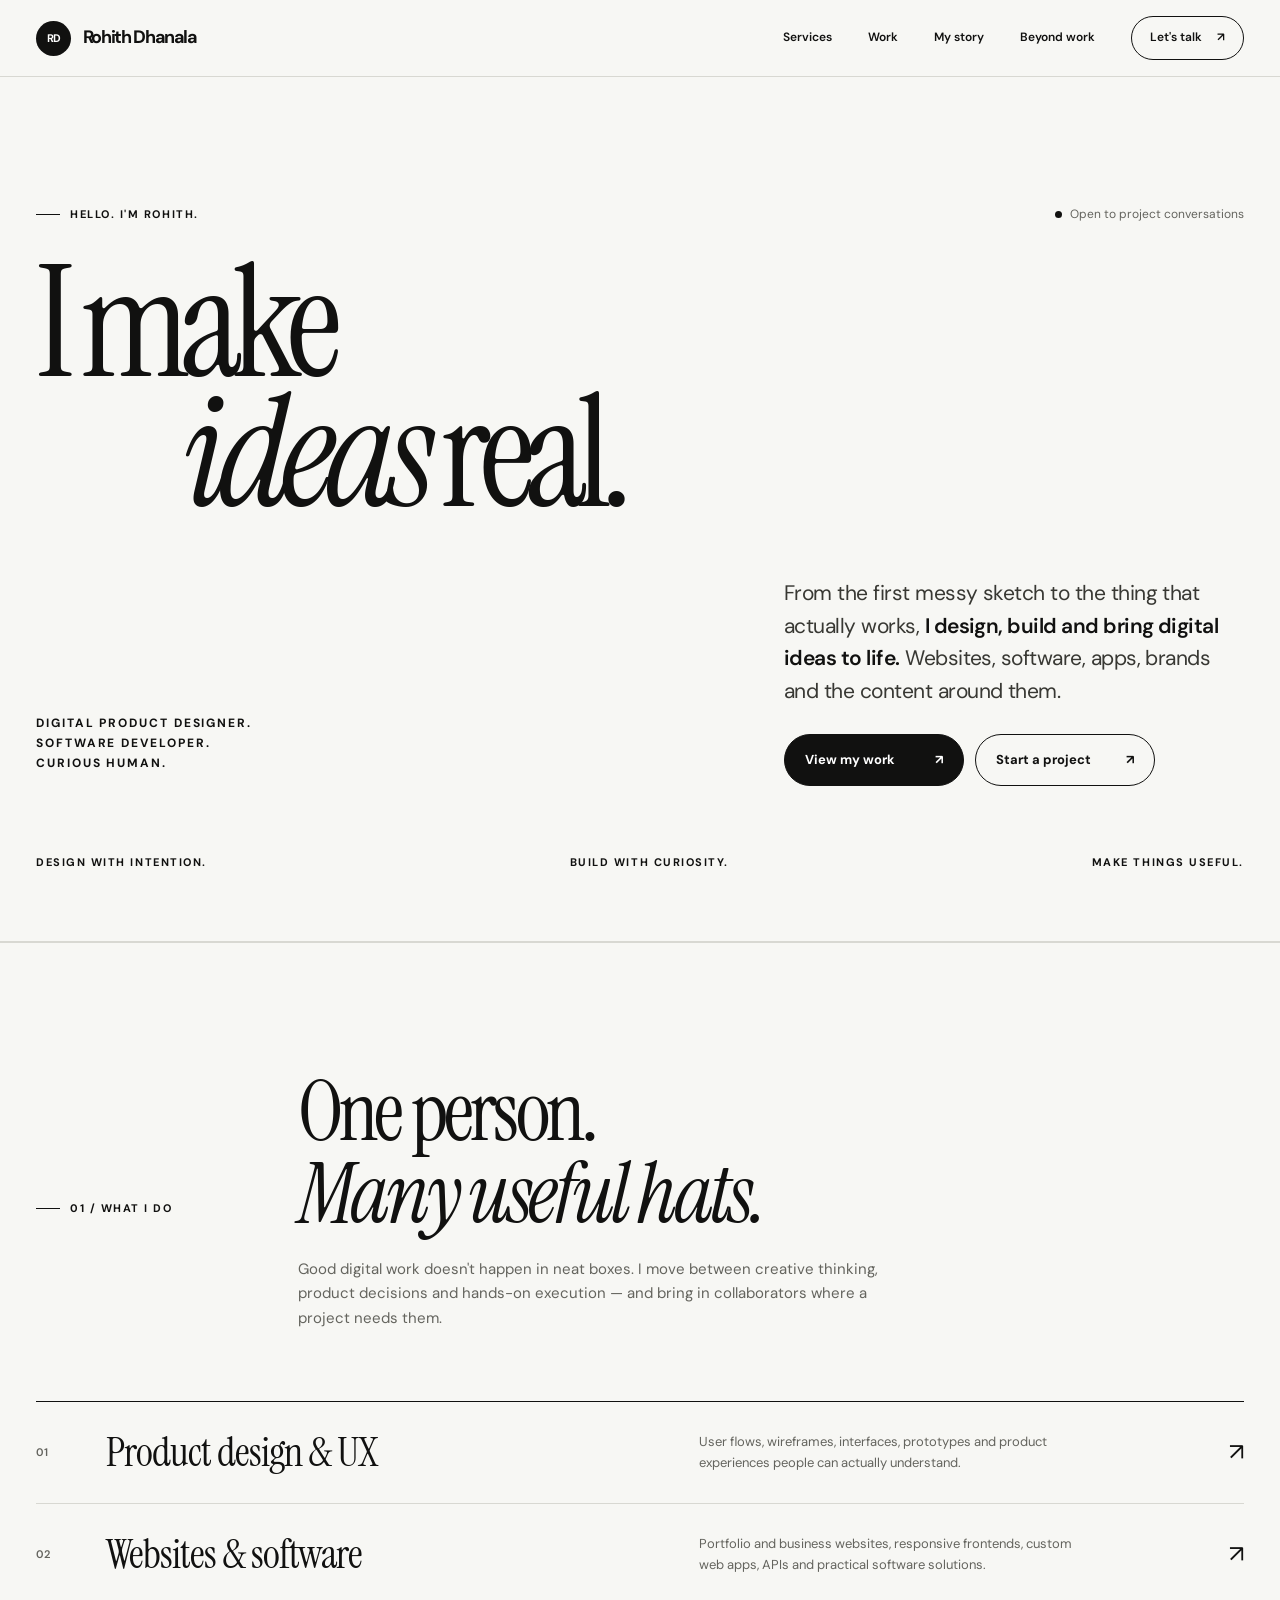
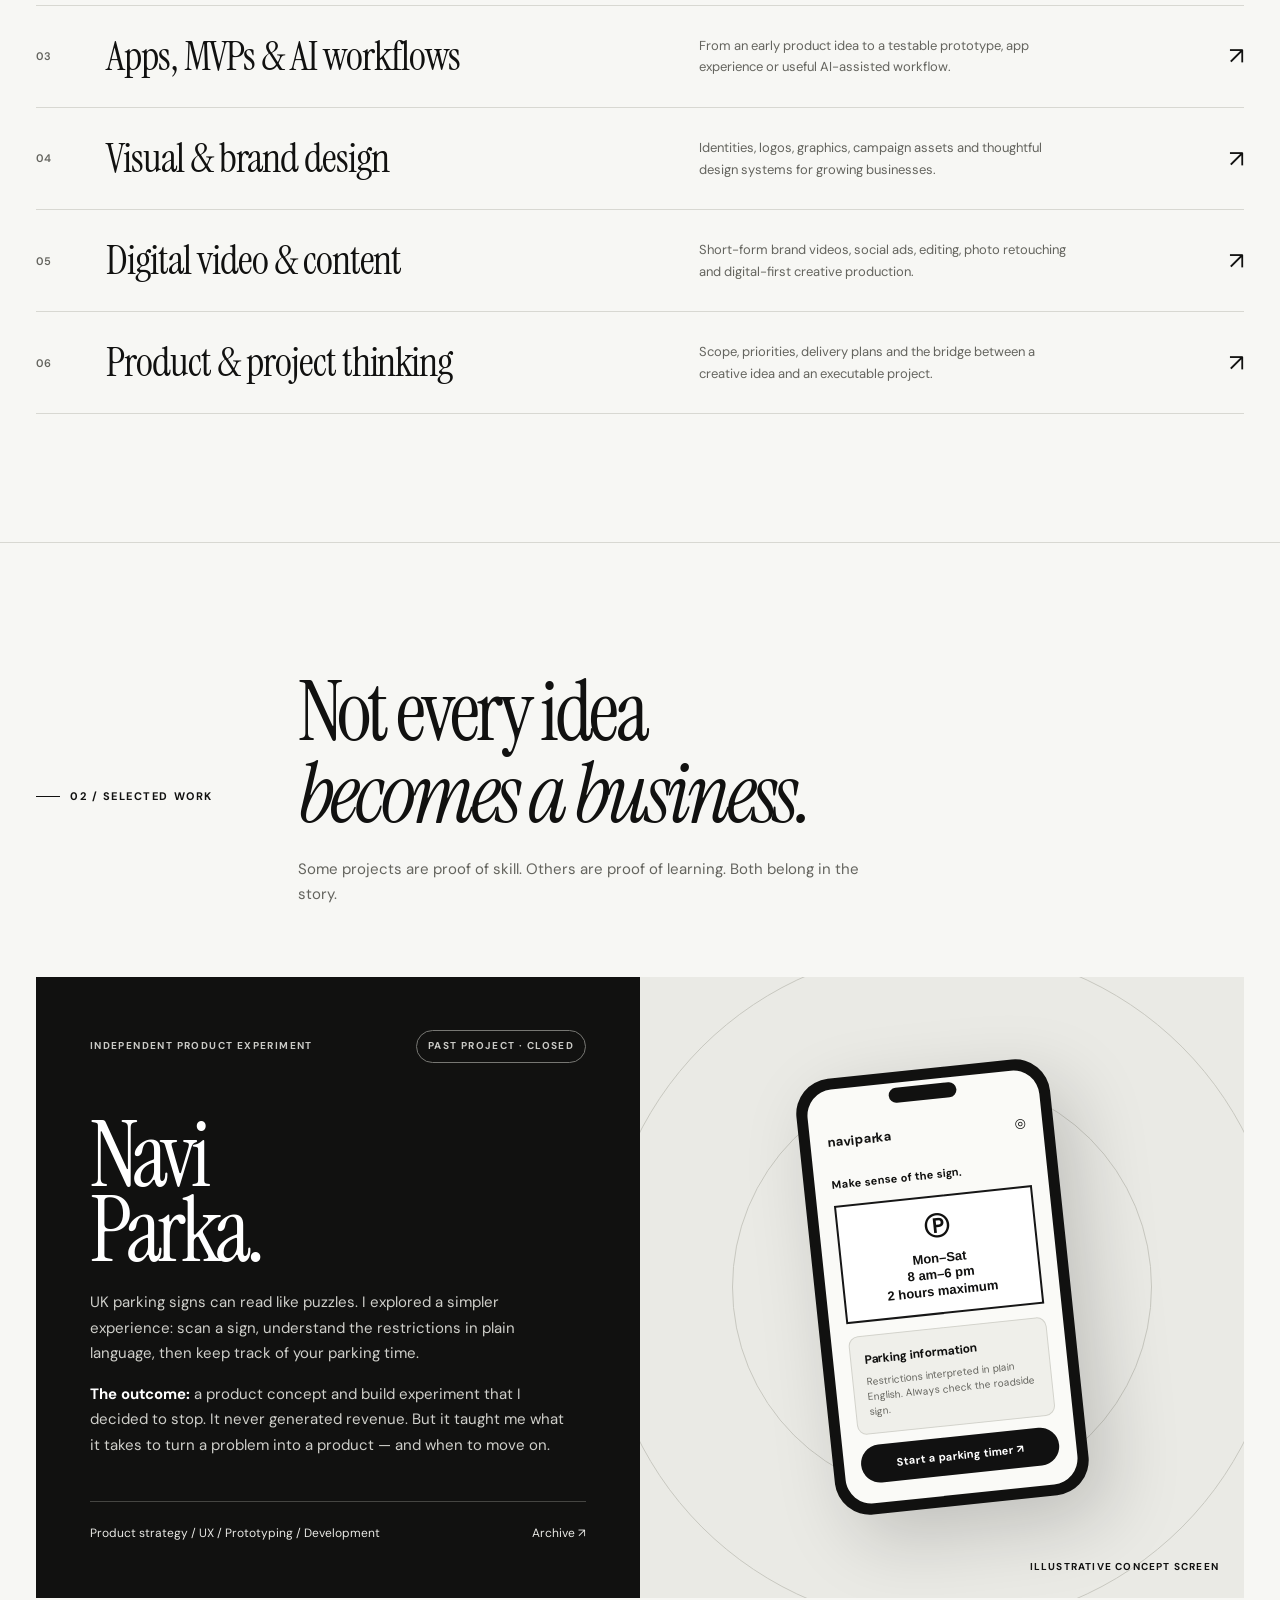
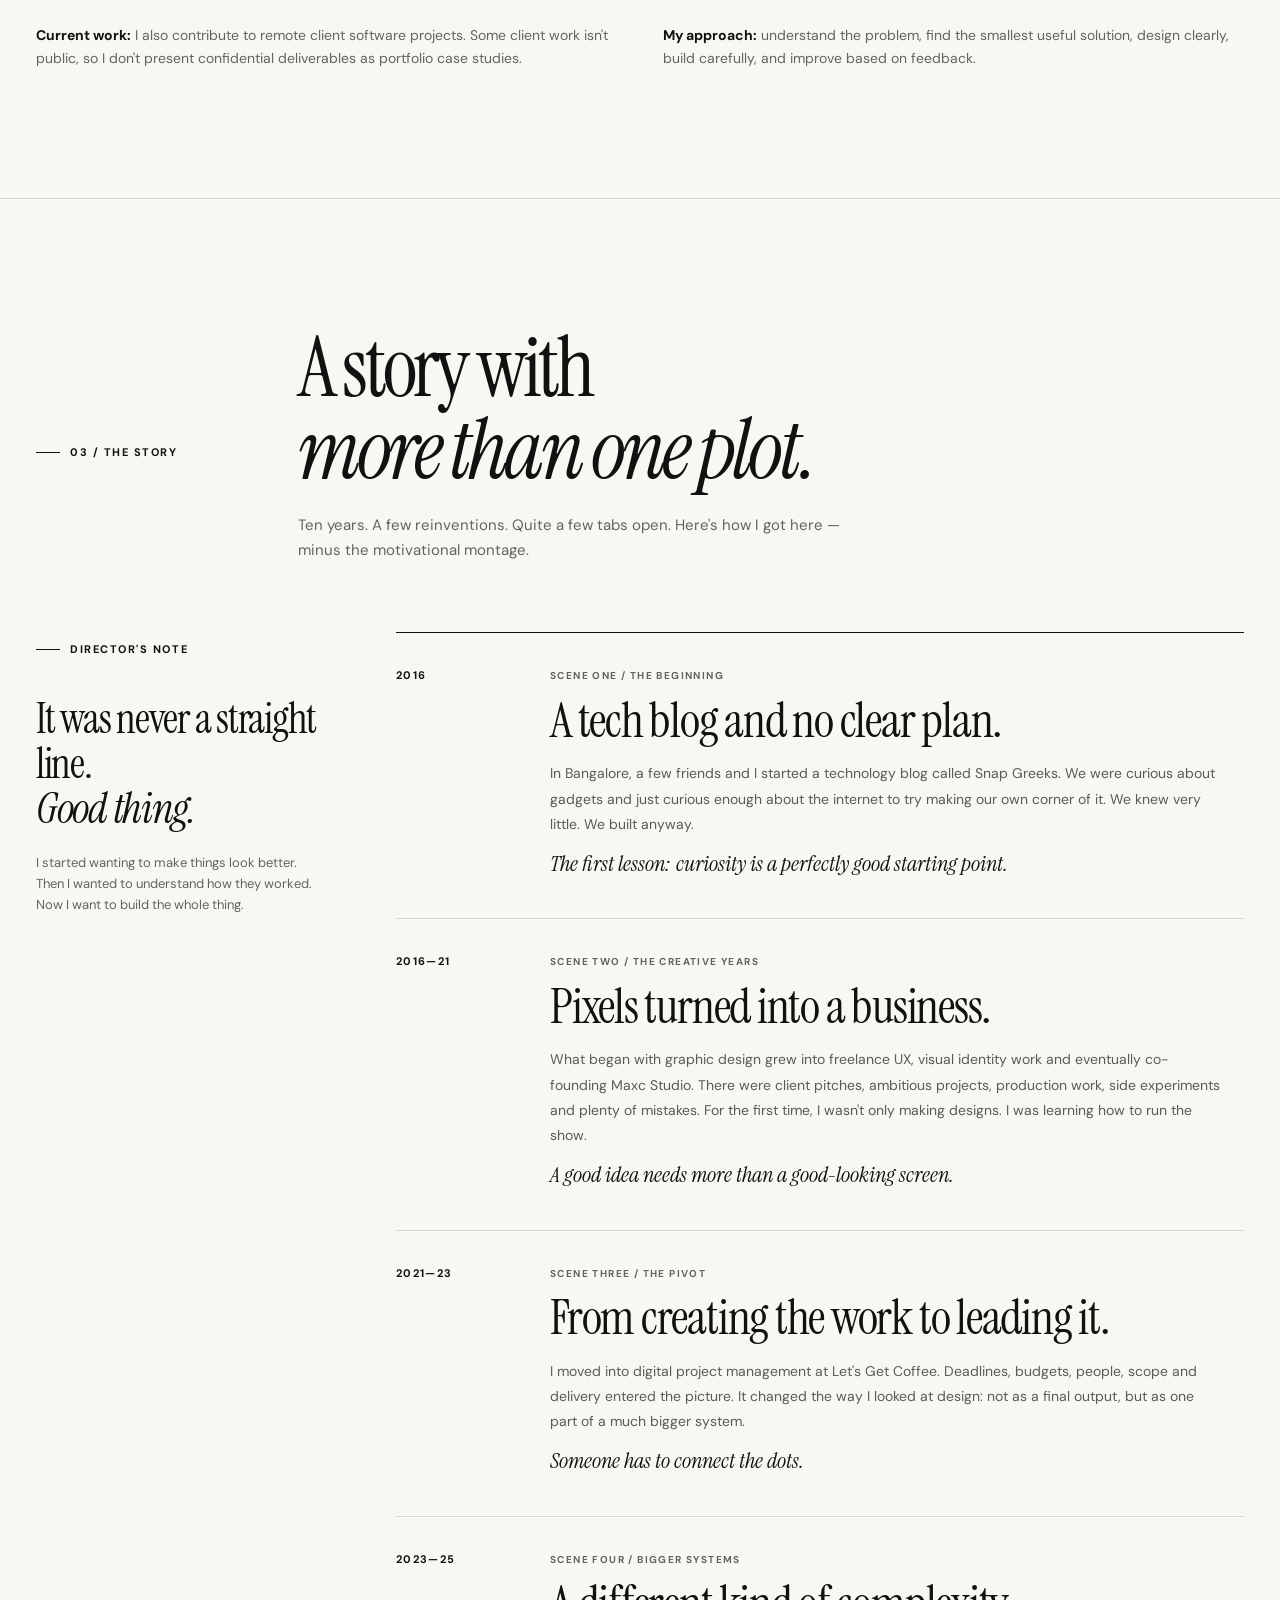
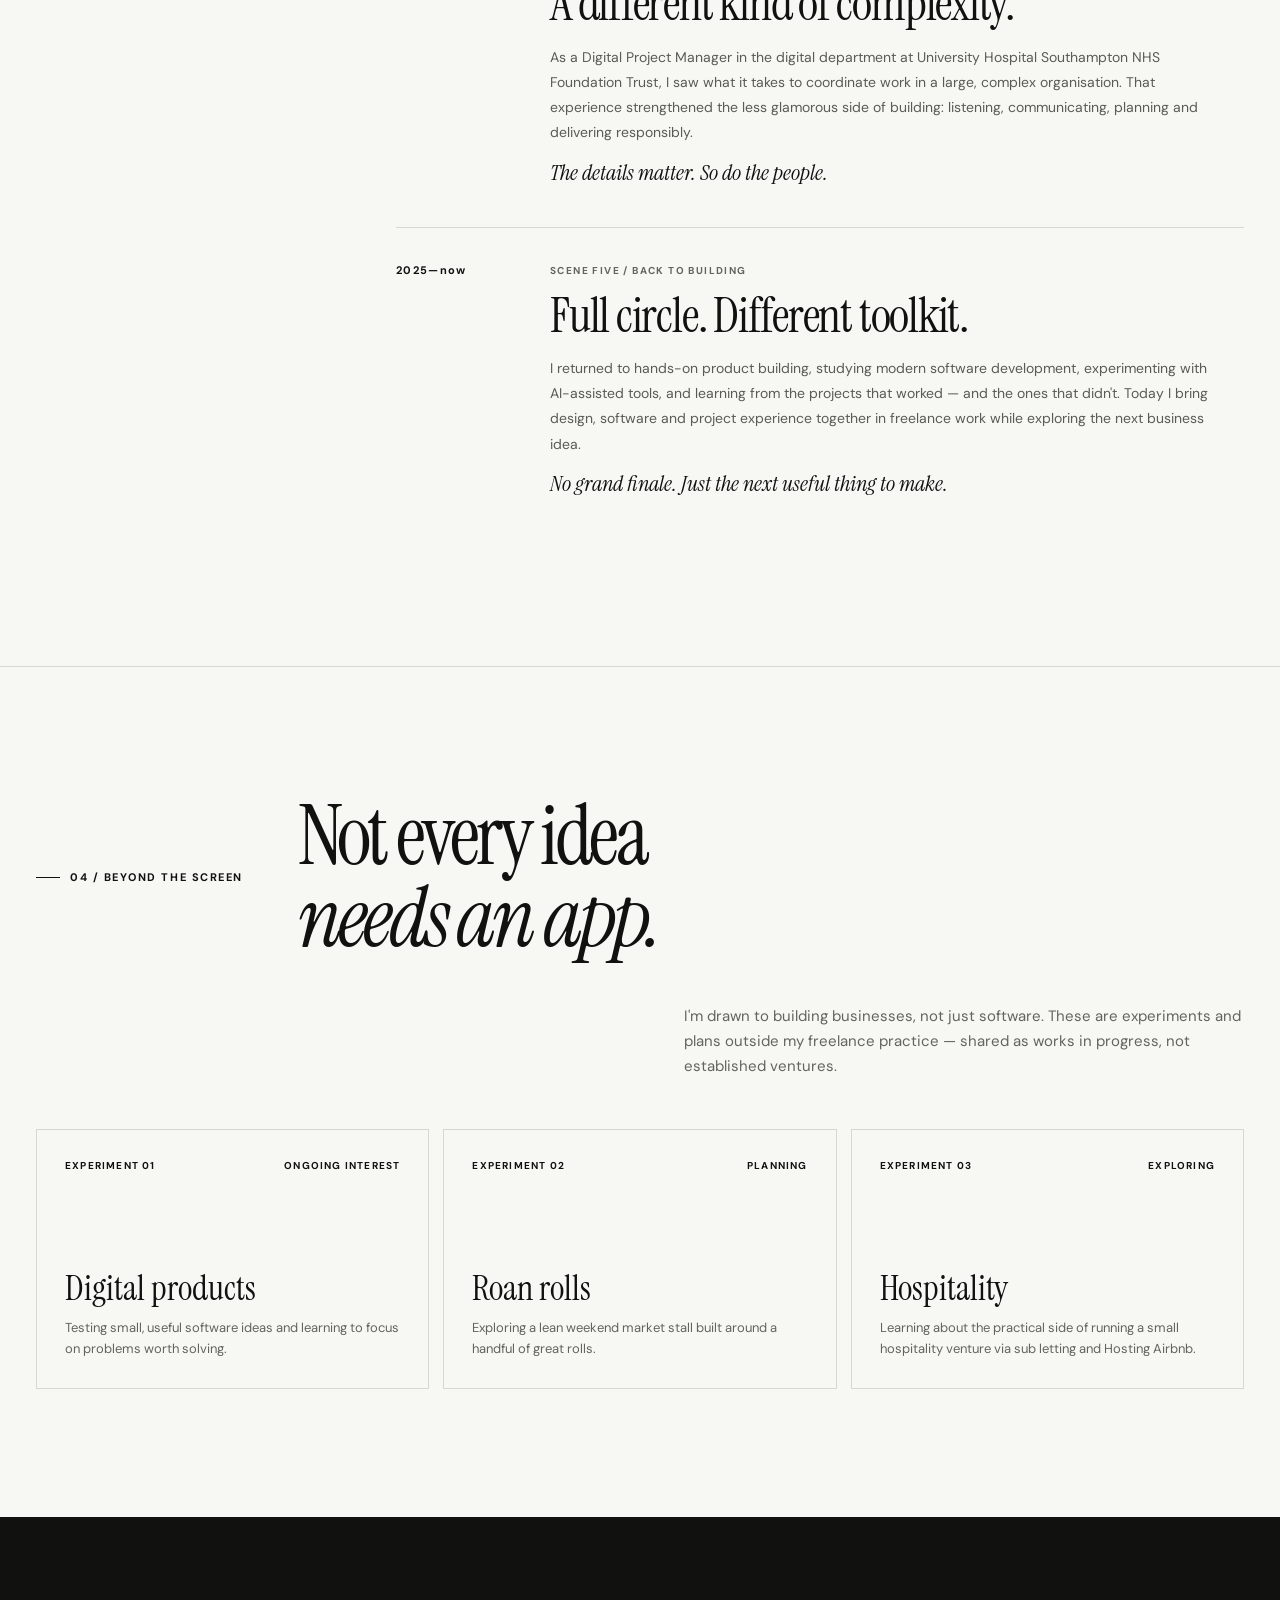
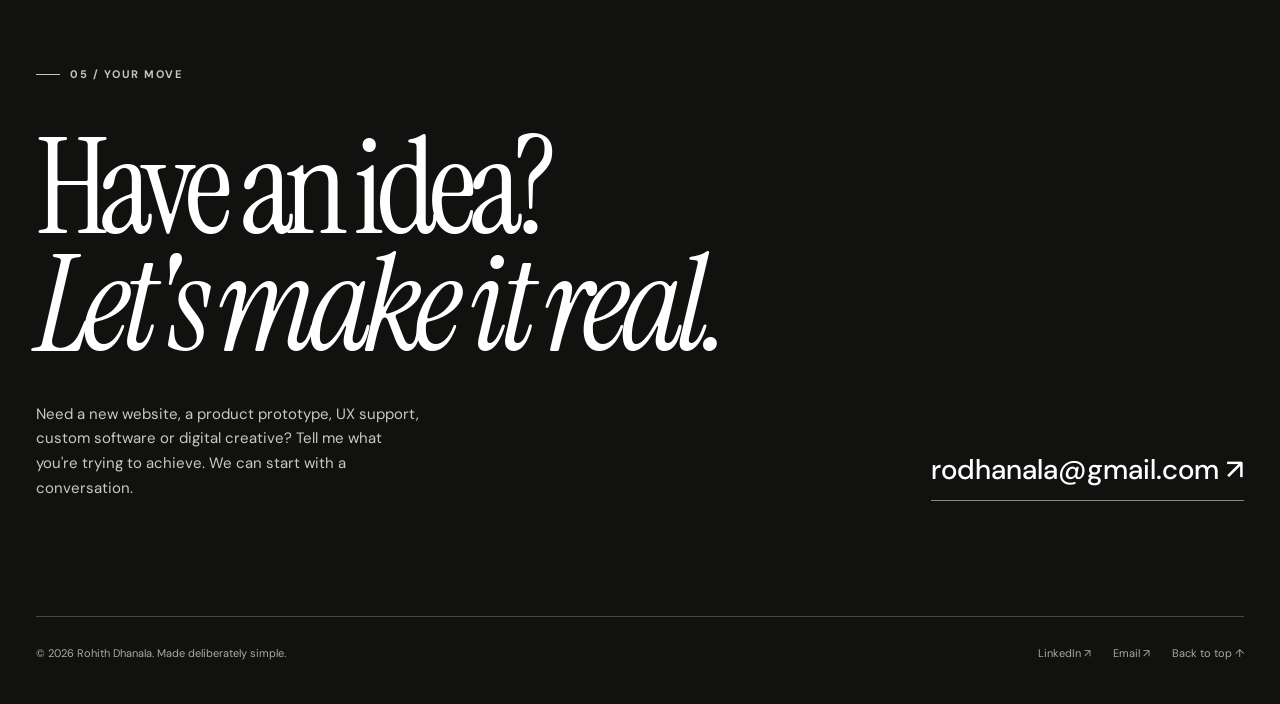
<file: index.html>
<!DOCTYPE html>
<html lang="en">
<head>
  <meta charset="UTF-8">
  <meta name="viewport" content="width=device-width, initial-scale=1">
  <meta name="theme-color" content="#f7f7f4">
  <meta name="description" content="Rohith Dhanala is a digital product designer and developer working across UX, websites, software, AI-assisted products, brand design and digital content.">
  <meta property="og:type" content="website">
  <meta property="og:title" content="Rohith Dhanala — Digital Product Designer & Developer">
  <meta property="og:description" content="Part designer. Part developer. Always building. Explore my work, story and freelance services.">
  <title>Rohith Dhanala — Digital Product Designer & Developer</title>
  <link rel="preconnect" href="https://fonts.googleapis.com">
  <link rel="preconnect" href="https://fonts.gstatic.com" crossorigin>
  <link href="https://fonts.googleapis.com/css2?family=DM+Sans:wght@400;500;600;700&family=Instrument+Serif:ital@0;1&display=swap" rel="stylesheet">
  <style>
    :root {
      color-scheme: light;
      --paper: #f7f7f4;
      --white: #fff;
      --ink: #111110;
      --muted: #64645e;
      --line: #d8d8d2;
      --serif: 'Instrument Serif', Georgia, serif;
      --sans: 'DM Sans', Arial, sans-serif;
      --container: 1220px;
    }
    *, *::before, *::after { box-sizing: border-box; }
    html { scroll-behavior: smooth; scroll-padding-top: 90px; }
    body { margin: 0; min-width: 320px; background: var(--paper); color: var(--ink); font: 400 16px/1.65 var(--sans); -webkit-font-smoothing: antialiased; }
    ::selection { background: var(--ink); color: var(--white); }
    a { color: inherit; text-decoration: none; }
    button { font: inherit; }
    a:focus-visible, summary:focus-visible { outline: 2px solid var(--ink); outline-offset: 5px; }
    .wrap { width: min(var(--container), calc(100% - 72px)); margin-inline: auto; }
    .skip { position: absolute; left: 20px; top: -100px; z-index: 100; padding: 12px; background: var(--ink); color: white; }
    .skip:focus { top: 12px; }
    .label { display: inline-flex; align-items: center; gap: 10px; font-size: 11px; line-height: 1.4; letter-spacing: .14em; font-weight: 700; text-transform: uppercase; }
    .label::before { content: ''; width: 24px; height: 1px; background: currentColor; }
    .serif { font-family: var(--serif); font-weight: 400; }
    .muted { color: var(--muted); }
    .arrow { display: inline-block; transition: transform .2s ease; }
    a:hover .arrow { transform: translate(3px, -2px); }

    /* Navigation */
    .header { position: sticky; top: 0; z-index: 30; background: rgba(247,247,244,.94); border-bottom: 1px solid var(--line); -webkit-backdrop-filter: blur(16px); backdrop-filter: blur(16px); }
    .nav { min-height: 76px; display: flex; align-items: center; justify-content: space-between; gap: 25px; }
    .logo { font-weight: 700; font-size: 18px; letter-spacing: -.075em; line-height: 1; white-space: nowrap; }
    .logo span { display: inline-flex; width: 35px; height: 35px; justify-content: center; align-items: center; background: var(--ink); color: white; border-radius: 50%; margin-right: 9px; font-size: 11px; letter-spacing: -.05em; vertical-align: middle; }
    .desktop-links { display: flex; align-items: center; gap: 36px; font-size: 12px; font-weight: 600; }
    .desktop-links a:not(.nav-cta):hover { text-decoration: underline; text-underline-offset: 6px; }
    .nav-cta { display: inline-flex; align-items: center; gap: 15px; padding: 11px 18px; border: 1px solid var(--ink); border-radius: 100px; }
    .nav-cta:hover { background: var(--ink); color: white; }
    .mobile-nav { display: none; }

    /* Hero */
    .hero { padding: clamp(92px, 10vw, 160px) 0 48px; border-bottom: 1px solid var(--line); }
    .hero-top { display: flex; align-items: center; justify-content: space-between; gap: 20px; margin-bottom: 34px; }
    .hero-top .availability { font-size: 12px; color: var(--muted); }
    .hero-top .availability span { display: inline-block; height: 7px; width: 7px; border-radius: 50%; background: var(--ink); margin-right: 8px; }
    h1, h2, h3, p { margin-top: 0; }
    h1 { margin-bottom: 38px; max-width: 1100px; font: 400 clamp(86px, 12.1vw, 178px)/.84 var(--serif); letter-spacing: -.065em; }
    h1 em { font-weight: 400; }
    h1 .indent { display: block; margin-left: .95em; }
    .hero-bottom { display: grid; grid-template-columns: minmax(0, 1fr) minmax(300px, 460px); align-items: end; gap: 36px; padding: 20px 0 45px; }
    .hero-role { font-size: 12px; letter-spacing: .16em; font-weight: 700; text-transform: uppercase; align-self: end; }
    .hero-description { color: #383833; font-size: clamp(17px, 1.7vw, 21px); line-height: 1.55; letter-spacing: -.025em; }
    .hero-description strong { color: var(--ink); font-weight: 600; }
    .actions { display: flex; flex-wrap: wrap; gap: 11px; margin-top: 27px; }
    .button { display: inline-flex; align-items: center; justify-content: space-between; min-width: 180px; padding: 14px 20px; border: 1px solid var(--ink); border-radius: 100px; font-size: 13px; font-weight: 700; gap: 24px; transition: background .2s, color .2s, transform .2s; }
    .button:hover { transform: translateY(-2px); }
    .button.dark { color: white; background: var(--ink); }
    .button.dark:hover { background: #3e3e3c; }
    .button.light:hover { background: var(--ink); color: white; }
    .manifesto { display: flex; gap: 18px; justify-content: space-between; padding: 22px 0; font-size: 11px; font-weight: 700; letter-spacing: .14em; text-transform: uppercase; }
    .manifesto span:nth-child(2) { text-align: center; }
    .manifesto span:nth-child(3) { text-align: right; }

    /* Sections */
    .section { padding: clamp(90px, 10vw, 150px) 0; border-top: 1px solid var(--line); }
    .section-head { display: grid; grid-template-columns: 230px minmax(0, 1fr); gap: 32px; margin-bottom: 55px; }
    .section-head h2 { max-width: 850px; margin: 0; font: 400 clamp(55px, 6.6vw, 100px)/.97 var(--serif); letter-spacing: -.045em; }
    .section-head h2 em { font-weight: 400; }
    .section-head p { max-width: 580px; color: var(--muted); margin-top: 22px; font-size: 15px; }

    /* Services */
    .service-list { border-top: 1px solid var(--ink); }
    .service { display: grid; grid-template-columns: 50px minmax(220px, 1fr) minmax(230px, .85fr) 38px; align-items: center; gap: 20px; padding: 28px 0; border-bottom: 1px solid var(--line); }
    .service-num { font-size: 11px; font-weight: 600; color: var(--muted); }
    .service h3 { margin: 0; font: 400 clamp(30px, 3.2vw, 46px)/1.1 var(--serif); letter-spacing: -.025em; }
    .service p { margin: 0; max-width: 375px; color: var(--muted); font-size: 13px; }
    .service .service-icon { text-align: right; font-size: 24px; line-height: 1; }

    /* Project / archive */
    .project { display: grid; grid-template-columns: 1fr 1fr; min-height: 550px; background: var(--ink); color: white; overflow: hidden; }
    .project-copy { display: flex; flex-direction: column; justify-content: space-between; padding: clamp(30px, 4.2vw, 65px); }
    .project-status { display: flex; justify-content: space-between; flex-wrap: wrap; align-items: baseline; gap: 16px; font-size: 10px; letter-spacing: .14em; font-weight: 700; text-transform: uppercase; color: #cacac6; }
    .project-status .pill { border: 1px solid #777773; padding: 7px 11px; border-radius: 100px; }
    .project-copy h3 { font: 400 clamp(66px, 7vw, 114px)/.84 var(--serif); letter-spacing: -.055em; margin: 55px 0 22px; }
    .project-copy p { max-width: 485px; color: #cfcfca; font-size: 15px; line-height: 1.7; }
    .project-foot { margin-top: 28px; padding-top: 22px; border-top: 1px solid #454542; display: flex; align-items: center; justify-content: space-between; flex-wrap: wrap; gap: 15px; color: #e9e9e5; font-size: 12px; }
    .project-stage { position: relative; display: flex; align-items: center; justify-content: center; overflow: hidden; min-height: 550px; background: #eaeae5; color: var(--ink); padding: 65px 22px; }
    .project-stage::before, .project-stage::after { position: absolute; content: ''; border: 1px solid #c8c8c0; border-radius: 50%; width: 680px; height: 680px; }
    .project-stage::after { width: 420px; height: 420px; }
    .phone { width: 255px; min-height: 433px; padding: 11px; background: #111110; border-radius: 35px; box-shadow: 18px 26px 75px rgba(0,0,0,.18); transform: rotate(-6deg); position: relative; z-index: 1; }
    .phone-screen { min-height: 411px; background: #fafaf7; border-radius: 26px; padding: 32px 17px 20px; }
    .phone-notch { position: absolute; top: 16px; left: calc(50% - 34px); width: 68px; height: 15px; border-radius: 30px; background: #111110; }
    .phone-brand { font-size: 13px; font-weight: 700; margin: 10px 0 23px; }
    .phone-title { font-size: 11px; font-weight: 700; margin-bottom: 11px; }
    .parking-sign { width: 100%; background: white; border: 2px solid #161616; padding: 12px 7px; text-align: center; font: 700 13px/1.3 Arial, sans-serif; }
    .parking-sign b { font: 700 25px Arial,sans-serif; display: block; margin-bottom: 8px; }
    .phone-result { border: 1px solid #d3d3cc; background: #efefea; padding: 14px 13px; border-radius: 10px; margin-top: 13px; }
    .phone-result b { display: block; font-size: 12px; }
    .phone-result small { display: block; margin-top: 4px; font-size: 10px; color: #63635d; line-height: 1.5; }
    .phone-button { text-align: center; margin-top: 11px; border-radius: 25px; background: #111; color: white; padding: 10px; font-size: 11px; font-weight: 700; }
    .mock-label { position: absolute; bottom: 22px; right: 25px; z-index: 2; font-size: 10px; font-weight: 700; letter-spacing: .12em; text-transform: uppercase; }
    .under-project { display: grid; grid-template-columns: 1fr 1fr; gap: 45px; margin-top: 26px; }
    .under-project p { margin: 0; font-size: 14px; color: var(--muted); }
    .under-project strong { color: var(--ink); }

    /* Story */
    .story-layout { display: grid; grid-template-columns: 285px minmax(0, 1fr); gap: 75px; }
    .story-aside { position: sticky; top: 115px; align-self: start; }
    .story-aside blockquote { margin: 38px 0 20px; font: 400 42px/1.07 var(--serif); letter-spacing: -.03em; }
    .story-aside p { font-size: 13px; color: var(--muted); }
    .scene { display: grid; grid-template-columns: 124px 1fr; gap: 30px; padding: 33px 0 40px; border-top: 1px solid var(--line); }
    .scene:first-child { border-top: 1px solid var(--ink); }
    .scene-year { font-size: 11px; font-weight: 700; letter-spacing: .12em; }
    .scene-genre { display: block; margin: 2px 0 10px; color: var(--muted); text-transform: uppercase; letter-spacing: .14em; font-size: 10px; font-weight: 700; }
    .scene h3 { font: 400 clamp(31px, 3.9vw, 49px)/1.05 var(--serif); letter-spacing: -.025em; margin-bottom: 15px; }
    .scene p { max-width: 670px; margin: 0; color: #5b5b55; font-size: 14px; line-height: 1.8; }
    .scene-line { display: block; font: italic 400 22px/1.3 var(--serif); margin-top: 13px; }

    /* Side quests */
    .side-intro { display: flex; justify-content: flex-end; margin: -10px 0 35px; }
    .side-intro p { max-width: 560px; color: var(--muted); font-size: 15px; }
    .quests { display: grid; grid-template-columns: repeat(3, 1fr); gap: 14px; }
    .quest { min-height: 260px; display: flex; flex-direction: column; justify-content: space-between; padding: 28px; border: 1px solid var(--line); }
    .quest-top { display: flex; justify-content: space-between; font-size: 10px; letter-spacing: .12em; font-weight: 700; text-transform: uppercase; }
    .quest h3 { margin: 36px 0 10px; font: 400 35px/1.05 var(--serif); }
    .quest p { margin: 0; font-size: 13px; color: var(--muted); }

    /* Contact */
    .contact { background: var(--ink); color: var(--white); padding: clamp(95px, 11vw, 165px) 0 42px; }
    .contact .label { color: #c5c5bf; }
    .contact h2 { max-width: 1050px; margin: 46px 0 38px; font: 400 clamp(70px, 10.5vw, 152px)/.87 var(--serif); letter-spacing: -.06em; }
    .contact h2 em { font-weight: 400; }
    .contact-bottom { display: flex; justify-content: space-between; gap: 30px; align-items: flex-end; padding-bottom: 115px; }
    .contact-bottom p { max-width: 390px; margin: 0; font-size: 15px; color: #c9c9c4; }
    .contact-email { font-size: clamp(17px, 2.2vw, 28px); font-weight: 500; border-bottom: 1px solid #888; padding-bottom: 6px; word-break: break-word; }
    .contact-email:hover { border-color: white; }
    .footer { border-top: 1px solid #464643; padding-top: 27px; display: flex; align-items: center; justify-content: space-between; gap: 20px; font-size: 11px; color: #aaa9a4; }
    .footer-links { display: flex; gap: 22px; }
    .footer a:hover { color: white; }

    @media(max-width: 950px) {
      .wrap { width: calc(100% - 48px); }
      .section-head { grid-template-columns: 165px 1fr; }
      .story-layout { grid-template-columns: 225px 1fr; gap: 35px; }
      .service { grid-template-columns: 35px 1fr 1fr 20px; }
      .project { grid-template-columns: 1fr 1fr; }
    }
    @media(max-width: 720px) {
      .wrap { width: calc(100% - 36px); }
      .nav { min-height: 70px; }
      .desktop-links { display: none; }
      .mobile-nav { position: relative; display: block; }
      .mobile-nav summary { cursor: pointer; list-style: none; font-size: 12px; font-weight: 700; padding: 8px 4px 8px 15px; }
      .mobile-nav summary::-webkit-details-marker { display: none; }
      .mobile-nav summary::after { content: ' +'; font-size: 16px; margin-left: 8px; }
      .mobile-nav[open] summary::after { content: ' −'; }
      .mobile-nav nav { position: absolute; z-index: 32; right: 0; top: 40px; width: min(280px, 80vw); display: grid; border: 1px solid var(--line); background: var(--paper); box-shadow: 0 12px 35px rgba(0,0,0,.08); padding: 10px; }
      .mobile-nav nav a { padding: 13px; border-bottom: 1px solid var(--line); font-size: 13px; }
      .mobile-nav nav a:last-child { border-bottom: none; }
      .hero { padding: 90px 0 26px; }
      .hero-top { align-items: flex-start; gap: 12px; }
      .hero-top .availability { text-align: right; }
      h1 { font-size: clamp(72px, 14vw, 112px); }
      h1 .indent { margin-left: .3em; }
      .hero-bottom { grid-template-columns: 1fr; gap: 18px; padding-bottom: 20px; }
      .hero-description { max-width: 540px; }
      .manifesto { flex-wrap: wrap; font-size: 9px; }
      .manifesto span { flex: 1 1 auto; }
      .section { padding: 90px 0; }
      .section-head { display: block; }
      .section-head .label { margin-bottom: 26px; }
      .section-head h2 { font-size: clamp(54px, 11vw, 80px); }
      .service { grid-template-columns: 30px 1fr 22px; gap: 10px 16px; padding: 26px 0; }
      .service p { grid-column: 2 / 4; }
      .service .service-icon { grid-column: 3; grid-row: 1; }
      .project { grid-template-columns: 1fr; }
      .project-copy { min-height: 520px; }
      .project-stage { min-height: 515px; }
      .under-project { grid-template-columns: 1fr; gap: 13px; }
      .story-layout { grid-template-columns: 1fr; gap: 28px; }
      .story-aside { position: static; }
      .story-aside blockquote { max-width: 550px; margin: 20px 0 12px; }
      .scene { grid-template-columns: 80px 1fr; gap: 16px; }
      .quests { grid-template-columns: 1fr; }
      .quest { min-height: 225px; }
      .contact-bottom { align-items: flex-start; flex-direction: column; padding-bottom: 90px; }
      .footer { flex-wrap: wrap; }
    }
    @media(max-width: 420px) {
      h1 { font-size: 68px; }
      .hero-top .label { font-size: 9px; }
      .hero-top .availability { font-size: 10px; }
      .actions { display: grid; }
      .button { width: 100%; }
      .service h3 { font-size: 32px; }
      .project-copy h3 { font-size: 75px; }
      .phone { transform: rotate(-3deg) scale(.92); }
      .contact h2 { font-size: 68px; }
    }
    @media(prefers-reduced-motion: reduce) {
      html { scroll-behavior: auto; }
      .arrow, .button { transition: none; }
    }
  </style>
</head>
<body>
  <a class="skip" href="#main">Skip to content</a>
  <header class="header">
    <div class="wrap nav">
      <a class="logo" href="#top" aria-label="Rohith Dhanala — home"><span>RD</span> Rohith Dhanala</a>
      <nav class="desktop-links" aria-label="Main navigation">
        <a href="#services">Services</a>
        <a href="#work">Work</a>
        <a href="#story">My story</a>
        <a href="#beyond">Beyond work</a>
        <a class="nav-cta" href="#contact">Let's talk <span class="arrow" aria-hidden="true">↗</span></a>
      </nav>
      <details class="mobile-nav">
        <summary>Menu</summary>
        <nav aria-label="Mobile navigation">
          <a href="#services">Services</a>
          <a href="#work">Work</a>
          <a href="#story">My story</a>
          <a href="#beyond">Beyond work</a>
          <a href="#contact">Contact</a>
        </nav>
      </details>
    </div>
  </header>

  <main id="main">
    <section class="hero" id="top" aria-labelledby="hero-title">
      <div class="wrap">
        <div class="hero-top">
          <span class="label">Hello. I'm Rohith.</span>
          <span class="availability"><span aria-hidden="true"></span>Open to project conversations</span>
        </div>
        <h1 id="hero-title">I make<br><span class="indent"><em>ideas</em> real.</span></h1>
        <div class="hero-bottom">
          <p class="hero-role">Digital product designer.<br>Software developer.<br>Curious human.</p>
          <div>
            <p class="hero-description">From the first messy sketch to the thing that actually works, <strong>I design, build and bring digital ideas to life.</strong> Websites, software, apps, brands and the content around them.</p>
            <div class="actions">
              <a class="button dark" href="#work">View my work <span class="arrow" aria-hidden="true">↗</span></a>
              <a class="button light" href="mailto:rodhanala@gmail.com?subject=Let's%20work%20together">Start a project <span class="arrow" aria-hidden="true">↗</span></a>
            </div>
          </div>
        </div>
        <div class="manifesto" aria-label="Areas of expertise">
          <span>Design with intention.</span><span>Build with curiosity.</span><span>Make things useful.</span>
        </div>
      </div>
    </section>

    <section class="section" id="services" aria-labelledby="services-title">
      <div class="wrap">
        <div class="section-head">
          <span class="label">01 / What I do</span>
          <div>
            <h2 id="services-title">One person.<br><em>Many useful hats.</em></h2>
            <p>Good digital work doesn't happen in neat boxes. I move between creative thinking, product decisions and hands-on execution — and bring in collaborators where a project needs them.</p>
          </div>
        </div>
        <div class="service-list">
          <div class="service"><span class="service-num">01</span><h3>Product design & UX</h3><p>User flows, wireframes, interfaces, prototypes and product experiences people can actually understand.</p><span class="service-icon" aria-hidden="true">↗</span></div>
          <div class="service"><span class="service-num">02</span><h3>Websites & software</h3><p>Portfolio and business websites, responsive frontends, custom web apps, APIs and practical software solutions.</p><span class="service-icon" aria-hidden="true">↗</span></div>
          <div class="service"><span class="service-num">03</span><h3>Apps, MVPs & AI workflows</h3><p>From an early product idea to a testable prototype, app experience or useful AI-assisted workflow.</p><span class="service-icon" aria-hidden="true">↗</span></div>
          <div class="service"><span class="service-num">04</span><h3>Visual & brand design</h3><p>Identities, logos, graphics, campaign assets and thoughtful design systems for growing businesses.</p><span class="service-icon" aria-hidden="true">↗</span></div>
          <div class="service"><span class="service-num">05</span><h3>Digital video & content</h3><p>Short-form brand videos, social ads, editing, photo retouching and digital-first creative production.</p><span class="service-icon" aria-hidden="true">↗</span></div>
          <div class="service"><span class="service-num">06</span><h3>Product & project thinking</h3><p>Scope, priorities, delivery plans and the bridge between a creative idea and an executable project.</p><span class="service-icon" aria-hidden="true">↗</span></div>
        </div>
      </div>
    </section>

    <section class="section" id="work" aria-labelledby="work-title">
      <div class="wrap">
        <div class="section-head">
          <span class="label">02 / Selected work</span>
          <div>
            <h2 id="work-title">Not every idea<br><em>becomes a business.</em></h2>
            <p>Some projects are proof of skill. Others are proof of learning. Both belong in the story.</p>
          </div>
        </div>
        <article class="project" aria-labelledby="naviparka-title">
          <div class="project-copy">
            <div class="project-status"><span>Independent product experiment</span><span class="pill">Past project · Closed</span></div>
            <div>
              <h3 id="naviparka-title">Navi<br>Parka.</h3>
              <p>UK parking signs can read like puzzles. I explored a simpler experience: scan a sign, understand the restrictions in plain language, then keep track of your parking time.</p>
              <p><strong style="color:#fff">The outcome:</strong> a product concept and build experiment that I decided to stop. It never generated revenue. But it taught me what it takes to turn a problem into a product — and when to move on.</p>
            </div>
            <div class="project-foot"><span>Product strategy / UX / Prototyping / Development</span><span>Archive ↗</span></div>
          </div>
          <div class="project-stage" aria-label="Illustrative NaviParka interface concept">
            <div class="phone" aria-hidden="true">
              <span class="phone-notch"></span>
              <div class="phone-screen">
                <div class="phone-brand">naviparka<span style="float:right;font-weight:400">◎</span></div>
                <div class="phone-title">Make sense of the sign.</div>
                <div class="parking-sign"><b>Ⓟ</b>Mon–Sat<br>8 am–6 pm<br>2 hours maximum</div>
                <div class="phone-result"><b>Parking information</b><small>Restrictions interpreted in plain English. Always check the roadside sign.</small></div>
                <div class="phone-button">Start a parking timer ↗</div>
              </div>
            </div>
            <span class="mock-label">Illustrative concept screen</span>
          </div>
        </article>
        <div class="under-project">
          <p><strong>Current work:</strong> I also contribute to remote client software projects. Some client work isn't public, so I don't present confidential deliverables as portfolio case studies.</p>
          <p><strong>My approach:</strong> understand the problem, find the smallest useful solution, design clearly, build carefully, and improve based on feedback.</p>
        </div>
      </div>
    </section>

    <section class="section" id="story" aria-labelledby="story-title">
      <div class="wrap">
        <div class="section-head">
          <span class="label">03 / The story</span>
          <div>
            <h2 id="story-title">A story with<br><em>more than one plot.</em></h2>
            <p>Ten years. A few reinventions. Quite a few tabs open. Here's how I got here — minus the motivational montage.</p>
          </div>
        </div>
        <div class="story-layout">
          <aside class="story-aside">
            <span class="label">Director's note</span>
            <blockquote>It was never a straight line.<br><em>Good thing.</em></blockquote>
            <p>I started wanting to make things look better. Then I wanted to understand how they worked. Now I want to build the whole thing.</p>
          </aside>
          <div class="scenes">
            <article class="scene">
              <span class="scene-year">2016</span>
              <div><span class="scene-genre">Scene one / The beginning</span><h3>A tech blog and no clear plan.</h3><p>In Bangalore, a few friends and I started a technology blog called Snap Greeks. We were curious about gadgets and just curious enough about the internet to try making our own corner of it. We knew very little. We built anyway.</p><span class="scene-line">The first lesson: curiosity is a perfectly good starting point.</span></div>
            </article>
            <article class="scene">
              <span class="scene-year">2016—21</span>
              <div><span class="scene-genre">Scene two / The creative years</span><h3>Pixels turned into a business.</h3><p>What began with graphic design grew into freelance UX, visual identity work and eventually co-founding Maxc Studio. There were client pitches, ambitious projects, production work, side experiments and plenty of mistakes. For the first time, I wasn't only making designs. I was learning how to run the show.</p><span class="scene-line">A good idea needs more than a good-looking screen.</span></div>
            </article>
            <article class="scene">
              <span class="scene-year">2021—23</span>
              <div><span class="scene-genre">Scene three / The pivot</span><h3>From creating the work to leading it.</h3><p>I moved into digital project management at Let's Get Coffee. Deadlines, budgets, people, scope and delivery entered the picture. It changed the way I looked at design: not as a final output, but as one part of a much bigger system.</p><span class="scene-line">Someone has to connect the dots.</span></div>
            </article>
            <article class="scene">
              <span class="scene-year">2023—25</span>
              <div><span class="scene-genre">Scene four / Bigger systems</span><h3>A different kind of complexity.</h3><p>As a Digital Project Manager in the digital department at University Hospital Southampton NHS Foundation Trust, I saw what it takes to coordinate work in a large, complex organisation. That experience strengthened the less glamorous side of building: listening, communicating, planning and delivering responsibly.</p><span class="scene-line">The details matter. So do the people.</span></div>
            </article>
            <article class="scene">
              <span class="scene-year">2025—now</span>
              <div><span class="scene-genre">Scene five / Back to building</span><h3>Full circle. Different toolkit.</h3><p>I returned to hands-on product building, studying modern software development, experimenting with AI-assisted tools, and learning from the projects that worked — and the ones that didn't. Today I bring design, software and project experience together in freelance work while exploring the next business idea.</p><span class="scene-line">No grand finale. Just the next useful thing to make.</span></div>
            </article>
          </div>
        </div>
      </div>
    </section>

    <section class="section" id="beyond" aria-labelledby="beyond-title">
      <div class="wrap">
        <div class="section-head">
          <span class="label">04 / Beyond the screen</span>
          <div><h2 id="beyond-title">Not every idea<br><em>needs an app.</em></h2></div>
        </div>
        <div class="side-intro"><p>I'm drawn to building businesses, not just software. These are experiments and plans outside my freelance practice — shared as works in progress, not established ventures.</p></div>
        <div class="quests">
          <article class="quest"><div class="quest-top"><span>Experiment 01</span><span>Ongoing interest</span></div><div><h3>Digital products</h3><p>Testing small, useful software ideas and learning to focus on problems worth solving.</p></div></article>
          <article class="quest"><div class="quest-top"><span>Experiment 02</span><span>Planning</span></div><div><h3>Roan rolls</h3><p>Exploring a lean weekend market stall built around a handful of great rolls.</p></div></article>
          <article class="quest"><div class="quest-top"><span>Experiment 03</span><span>Exploring</span></div><div><h3>Hospitality</h3><p>Learning about the practical side of running a small hospitality venture via sub letting and Hosting Airbnb.</p></div></article>
        </div>
      </div>
    </section>

    <section class="contact" id="contact" aria-labelledby="contact-title">
      <div class="wrap">
        <span class="label">05 / Your move</span>
        <h2 id="contact-title">Have an idea?<br><em>Let's make it real.</em></h2>
        <div class="contact-bottom">
          <p>Need a new website, a product prototype, UX support, custom software or digital creative? Tell me what you're trying to achieve. We can start with a conversation.</p>
          <a class="contact-email" href="mailto:rodhanala@gmail.com?subject=Project%20enquiry%20%E2%80%94%20Rohith%20Dhanala">rodhanala@gmail.com <span class="arrow" aria-hidden="true">↗</span></a>
        </div>
        <footer class="footer">
          <span>© 2026 Rohith Dhanala. Made deliberately simple.</span>
          <div class="footer-links"><a href="https://www.linkedin.com/in/rohith-dhanala-35715b162/" target="_blank" rel="noopener noreferrer">LinkedIn ↗</a><a href="mailto:rodhanala@gmail.com">Email ↗</a><a href="#top">Back to top ↑</a></div>
        </footer>
      </div>
    </section>
  </main>
</body>
</html>
</file>
